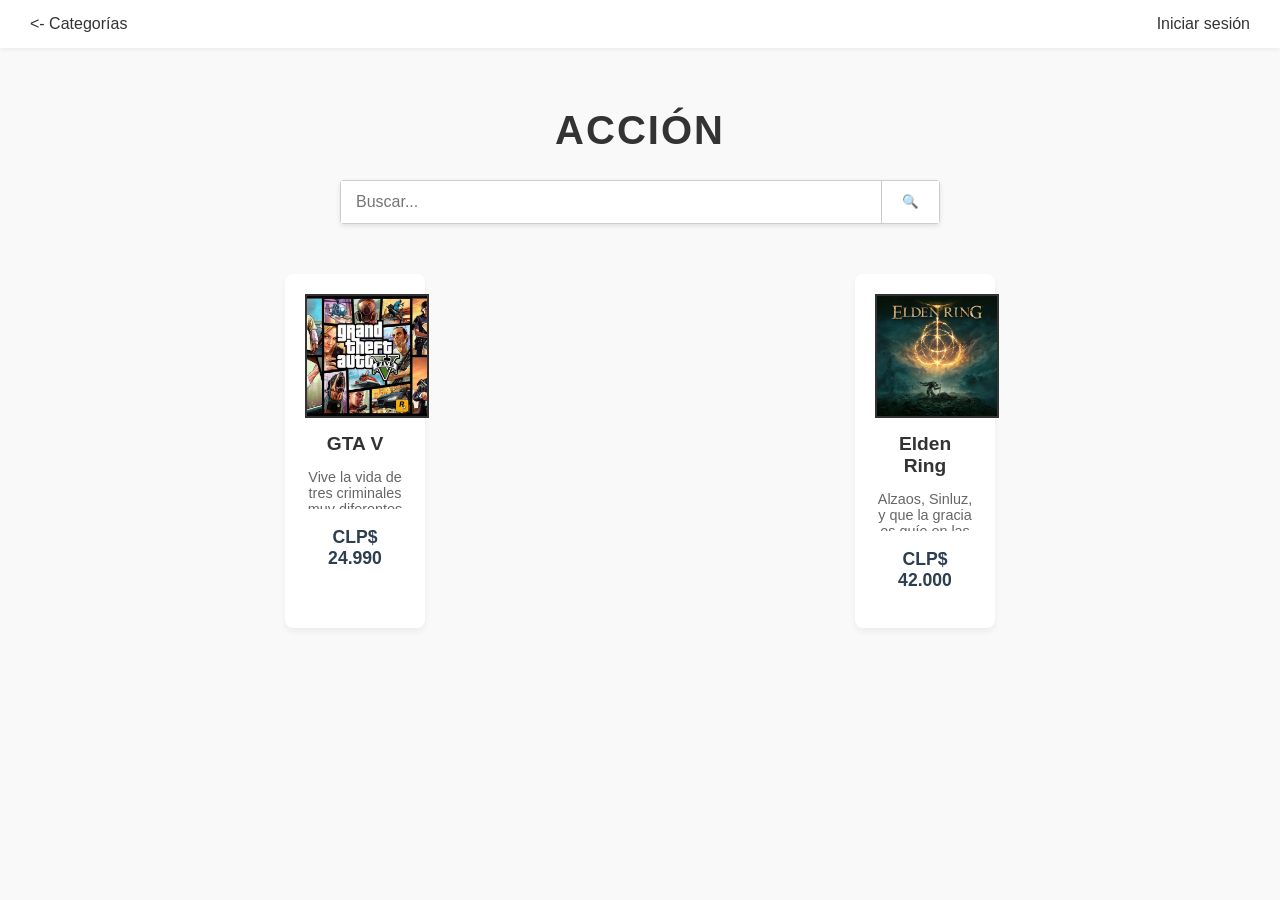
<file: categoria-accion.html>
<!DOCTYPE html>
<html lang="es">
<head>
    <meta charset="UTF-8">
    <meta name="viewport" content="width=device-width, initial-scale=1.0">
    <title>Acción - PixelZona</title>
    <link rel="stylesheet" href="style.css">
</head>
<body>
    <header class="navbar">
        <a href="index.html" class="btn-back">&lt;- Categorías</a>
        <a href="#" class="btn-login">Iniciar sesión</a>
    </header>
    <main class="container">
        <h1 class="main-title">ACCIÓN</h1>
        <div class="search-container">
            <input type="text" placeholder="Buscar..." class="search-input">
            <button class="search-btn">🔍</button>
        </div>
        <section class="games-grid">
            <article class="game-card">
                <div class="image-placeholder"><img src="img/gta5.jpg" alt="GTA V"></div>
                <h3>GTA V</h3>
                <p class="description">Vive la vida de tres criminales muy diferentes en Los Santos.</p>
                <p class="price">CLP$ 24.990</p>
            </article>
            <article class="game-card">
                <div class="image-placeholder"><img src="img/elden-ring.jpg" alt="Elden Ring"></div>
                <h3>Elden Ring</h3>
                <p class="description">Alzaos, Sinluz, y que la gracia os guíe en las Tierras Intermedias.</p>
                <p class="price">CLP$ 42.000</p>
            </article>
        </section>
    </main>
</body>
</html>
</file>
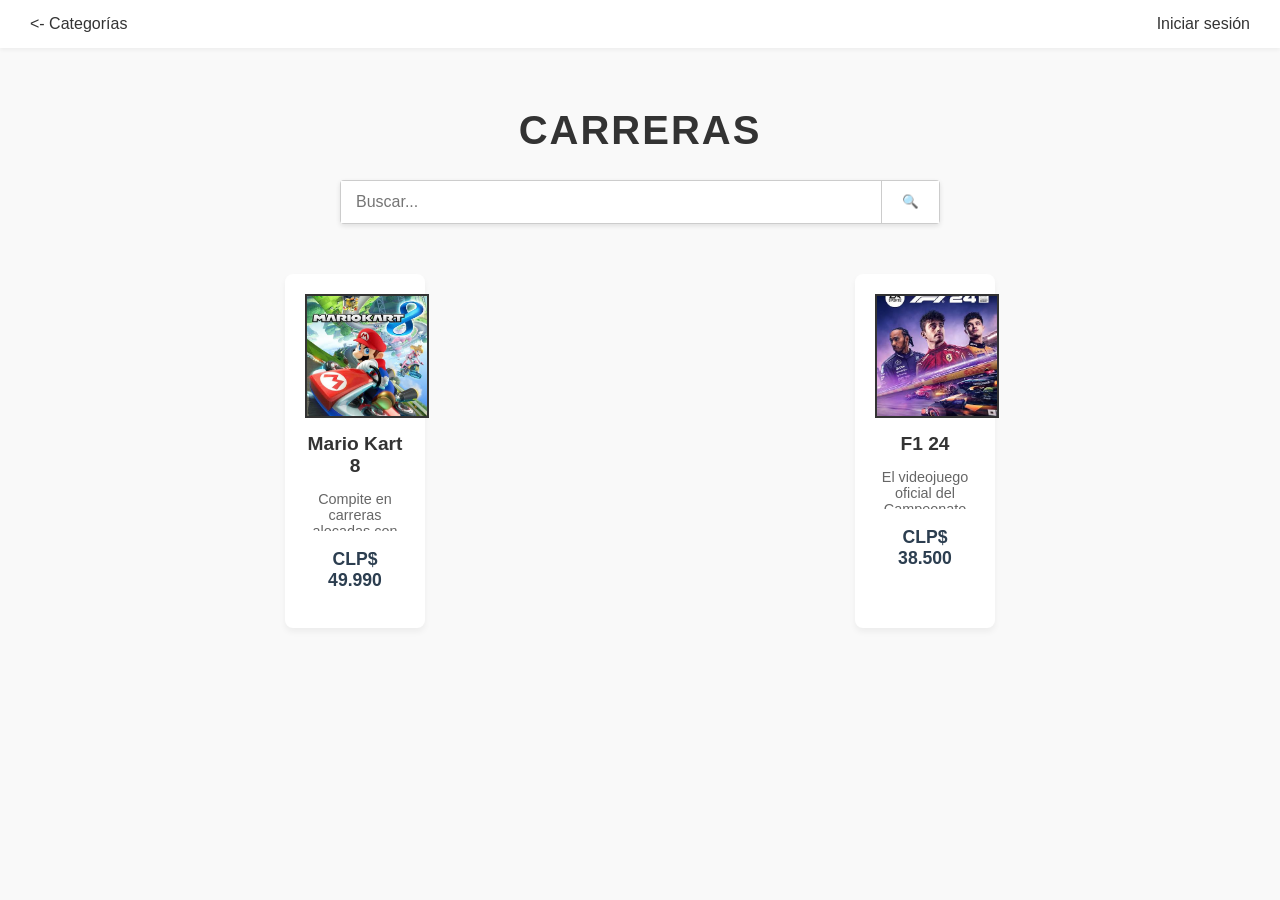
<file: categoria-carreras.html>
<!DOCTYPE html>
<html lang="es">
<head>
    <meta charset="UTF-8">
    <meta name="viewport" content="width=device-width, initial-scale=1.0">
    <title>Carreras - PixelZona</title>
    <link rel="stylesheet" href="style.css">
</head>
<body>
    <header class="navbar">
        <a href="index.html" class="btn-back">&lt;- Categorías</a>
        <a href="#" class="btn-login">Iniciar sesión</a>
    </header>
    <main class="container">
        <h1 class="main-title">CARRERAS</h1>
        <div class="search-container">
            <input type="text" placeholder="Buscar..." class="search-input">
            <button class="search-btn">🔍</button>
        </div>
        <section class="games-grid">
            <article class="game-card">
                <div class="image-placeholder"><img src="img/mario-kart.jpg" alt="Mario Kart 8"></div>
                <h3>Mario Kart 8</h3>
                <p class="description">Compite en carreras alocadas con los personajes de Nintendo.</p>
                <p class="price">CLP$ 49.990</p>
            </article>
            <article class="game-card">
                <div class="image-placeholder"><img src="img/f1.jpg" alt="F1 24"></div>
                <h3>F1 24</h3>
                <p class="description">El videojuego oficial del Campeonato Mundial de Fórmula 1.</p>
                <p class="price">CLP$ 38.500</p>
            </article>
        </section>
    </main>
</body>
</html>
</file>
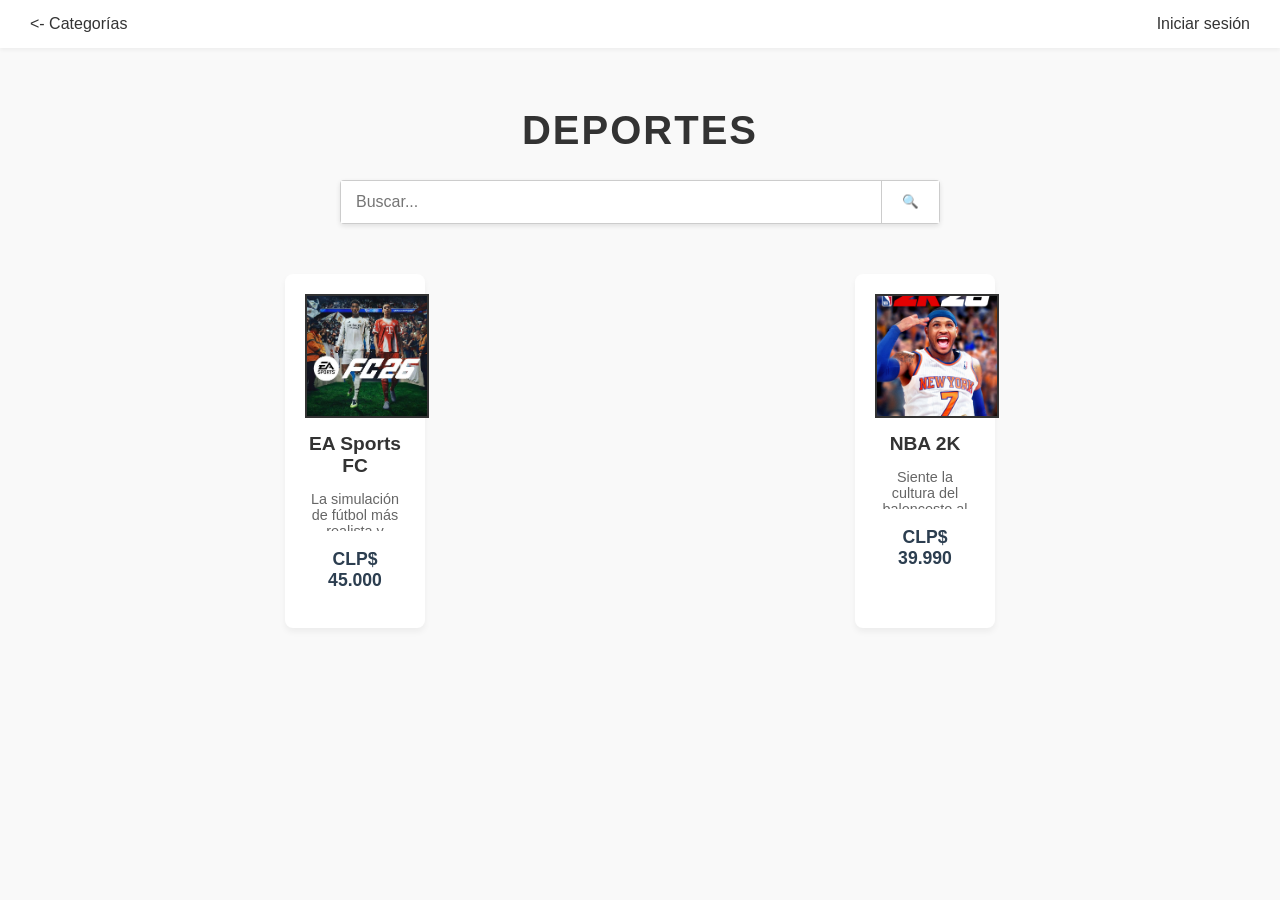
<file: categoria-deportes.html>
<!DOCTYPE html>
<html lang="es">
<head>
    <meta charset="UTF-8">
    <meta name="viewport" content="width=device-width, initial-scale=1.0">
    <title>Deportes - PixelZona</title>
    <link rel="stylesheet" href="style.css">
</head>
<body>
    <header class="navbar">
        <a href="index.html" class="btn-back">&lt;- Categorías</a>
        <a href="#" class="btn-login">Iniciar sesión</a>
    </header>
    <main class="container">
        <h1 class="main-title">DEPORTES</h1>
        <div class="search-container">
            <input type="text" placeholder="Buscar..." class="search-input">
            <button class="search-btn">🔍</button>
        </div>
        <section class="games-grid">
            <article class="game-card">
                <div class="image-placeholder"><img src="img/fifa.jpg" alt="EA Sports FC"></div>
                <h3>EA Sports FC</h3>
                <p class="description">La simulación de fútbol más realista y completa del mundo.</p>
                <p class="price">CLP$ 45.000</p>
            </article>
            <article class="game-card">
                <div class="image-placeholder"><img src="img/nba.jpg" alt="NBA 2K"></div>
                <h3>NBA 2K</h3>
                <p class="description">Siente la cultura del baloncesto al máximo nivel competitivo.</p>
                <p class="price">CLP$ 39.990</p>
            </article>
        </section>
    </main>
</body>
</html>
</file>
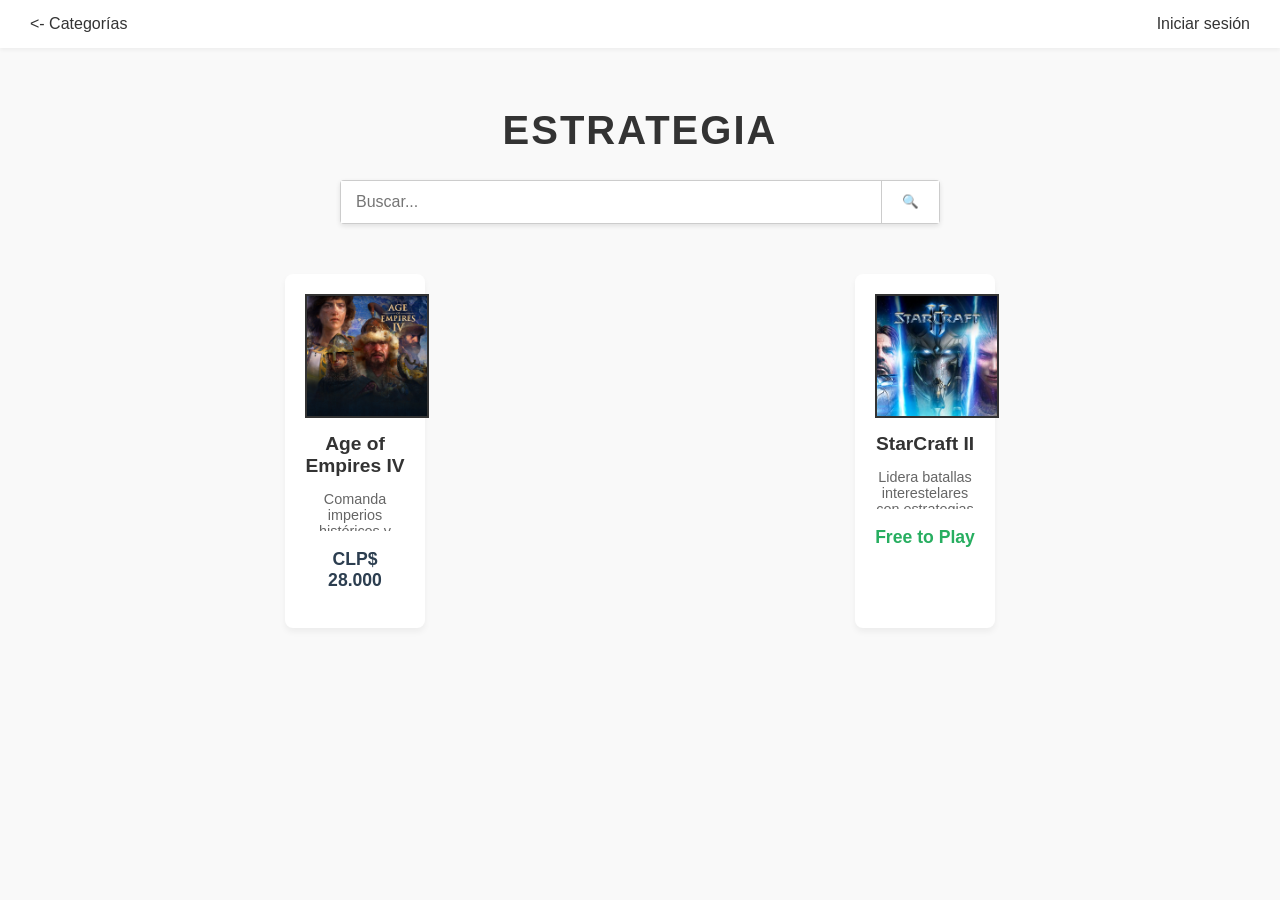
<file: categoria-estrategia.html>
<!DOCTYPE html>
<html lang="es">
<head>
    <meta charset="UTF-8">
    <meta name="viewport" content="width=device-width, initial-scale=1.0">
    <title>Estrategia - PixelZona</title>
    <link rel="stylesheet" href="style.css">
</head>
<body>
    <header class="navbar">
        <a href="index.html" class="btn-back">&lt;- Categorías</a>
        <a href="#" class="btn-login">Iniciar sesión</a>
    </header>
    <main class="container">
        <h1 class="main-title">ESTRATEGIA</h1>
        <div class="search-container">
            <input type="text" placeholder="Buscar..." class="search-input">
            <button class="search-btn">🔍</button>
        </div>
        <section class="games-grid">
            <article class="game-card">
                <div class="image-placeholder"><img src="img/age-of-empires.jpg" alt="Age of Empires IV"></div>
                <h3>Age of Empires IV</h3>
                <p class="description">Comanda imperios históricos y conquista campos de batalla.</p>
                <p class="price">CLP$ 28.000</p>
            </article>
            <article class="game-card">
                <div class="image-placeholder"><img src="img/starcraft.jpg" alt="StarCraft II"></div>
                <h3>StarCraft II</h3>
                <p class="description">Lidera batallas interestelares con estrategias en tiempo real.</p>
                <p class="price free">Free to Play</p>
            </article>
        </section>
    </main>
</body>
</html>
</file>
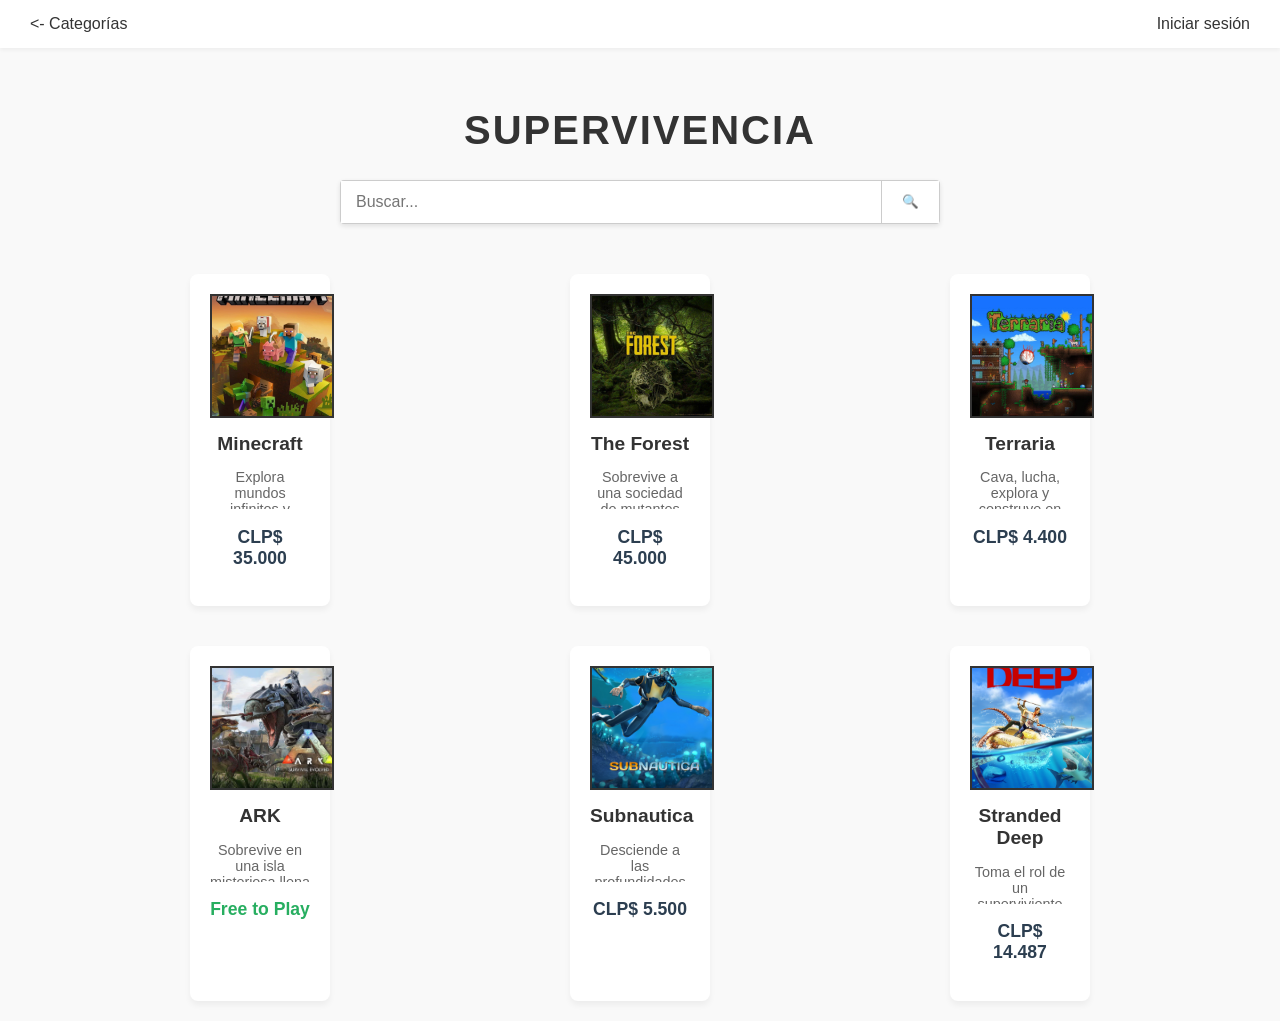
<file: categoria-supervivencia.html>
<!DOCTYPE html>
<html lang="es">
<head>
    <meta charset="UTF-8">
    <meta name="viewport" content="width=device-width, initial-scale=1.0">
    <title>Supervivencia - Catálogo de Videojuegos</title>
    <link rel="stylesheet" href="style.css">
</head>
<body>

    <!-- Barra superior de navegación -->
    <header class="navbar">
        <a href="index.html" class="btn-back">&lt;- Categorías</a>
        <a href="#" class="btn-login">Iniciar sesión</a>
    </header>

    <!-- Contenido principal -->
    <main class="container">
        <h1 class="main-title">SUPERVIVENCIA</h1>

        <!-- Barra de búsqueda -->
        <div class="search-container">
            <input type="text" placeholder="Buscar..." class="search-input">
            <button class="search-btn">🔍</button>
        </div>

        <!-- Grilla de videojuegos -->
        <section class="games-grid">
            
            <!-- Juego 1: Minecraft -->
            <article class="game-card">
                <div class="image-placeholder">
                    <!-- Aquí puedes poner una imagen real en el futuro -->
                    <img src="img/minecraft.jpg" alt="Minecraft" onerror="this.style.display='none'">
                </div>
                <h3>Minecraft</h3>
                <p class="description">Explora mundos infinitos y construye todo lo que imagines.</p>
                <p class="price">CLP$ 35.000</p>
            </article>

            <!-- Juego 2: The Forest -->
            <article class="game-card">
                <div class="image-placeholder">
                    <img src="img/the-forest.jpg" alt="The Forest" onerror="this.style.display='none'">
                </div>
                <h3>The Forest</h3>
                <p class="description">Sobrevive a una sociedad de mutantes caníbales en una isla.</p>
                <p class="price">CLP$ 45.000</p>
            </article>

            <!-- Juego 3: Terraria -->
            <article class="game-card">
                <div class="image-placeholder">
                    <img src="img/terraria.jpg" alt="Terraria" onerror="this.style.display='none'">
                </div>
                <h3>Terraria</h3>
                <p class="description">Cava, lucha, explora y construye en un mundo en 2D.</p>
                <p class="price">CLP$ 4.400</p>
            </article>

            <!-- Juego 4: ARK -->
            <article class="game-card">
                <div class="image-placeholder">
                    <img src="img/ark.jpg" alt="ARK" onerror="this.style.display='none'">
                </div>
                <h3>ARK</h3>
                <p class="description">Sobrevive en una isla misteriosa llena de dinosaurios.</p>
                <p class="price free">Free to Play</p>
            </article>

            <!-- Juego 5: Subnautica -->
            <article class="game-card">
                <div class="image-placeholder">
                    <img src="img/subnautica.jpg" alt="Subnautica" onerror="this.style.display='none'">
                </div>
                <h3>Subnautica</h3>
                <p class="description">Desciende a las profundidades de un mundo acuático alienígena.</p>
                <p class="price">CLP$ 5.500</p>
            </article>

            <!-- Juego 6: Stranded Deep -->
            <article class="game-card">
                <div class="image-placeholder">
                    <img src="img/stranded-deep.jpg" alt="Stranded Deep" onerror="this.style.display='none'">
                </div>
                <h3>Stranded Deep</h3>
                <p class="description">Toma el rol de un superviviente de un accidente de avión.</p>
                <p class="price">CLP$ 14.487</p>
            </article>

        </section>
    </main>

</body>
</html>
</file>
<file: style.css>
/* Estilos Generales */
body {
    font-family: 'Segoe UI', Tahoma, Geneva, Verdana, sans-serif;
    margin: 0;
    padding: 0;
    background-color: #f9f9f9;
    color: #333;
}

.container {
    max-width: 1100px;
    margin: 0 auto;
    padding: 20px;
}

/* Barra de Navegación */
.navbar {
    display: flex;
    justify-content: space-between;
    align-items: center;
    padding: 15px 30px;
    background-color: #ffffff;
    box-shadow: 0 2px 4px rgba(0,0,0,0.05);
}

.navbar a {
    text-decoration: none;
    color: #333;
    font-weight: 500;
}

.btn-back:hover, .btn-login:hover {
    color: #007bff;
}

/* Título Principal */
.main-title {
    text-align: center;
    font-size: 2.5rem;
    letter-spacing: 2px;
    margin-top: 40px;
    text-transform: uppercase;
}

/* Buscador */
.search-container {
    display: flex;
    max-width: 600px;
    margin: 20px auto 50px auto;
    box-shadow: 0 2px 5px rgba(0,0,0,0.1);
    border-radius: 4px;
    overflow: hidden;
}

.search-input {
    flex: 1;
    padding: 12px 15px;
    border: 1px solid #ccc;
    border-right: none;
    outline: none;
    font-size: 1rem;
}

.search-btn {
    padding: 0 20px;
    border: 1px solid #ccc;
    background-color: #fff;
    cursor: pointer;
}

/* Grilla de Videojuegos (3 columnas responsivas) */
.games-grid {
    display: grid;
    grid-template-columns: repeat(auto-fit, minmax(280px, 1fr));
    gap: 40px;
    justify-items: center;
}

/* Tarjeta de cada Juego */
.game-card {
    background: #ffffff;
    border-radius: 8px;
    padding: 20px;
    text-align: center;
    width: 100px; /* Tamaño del cuadro según mockup */
    max-width: 280px;
    box-shadow: 0 4px 6px rgba(0,0,0,0.05);
    transition: transform 0.2s;
}

.game-card:hover {
    transform: translateY(-5px);
}

/* Cuadro de la Imagen (Simula las "X" del mockup) */
.image-placeholder {
    width: 120px;
    height: 120px;
    margin: 0 auto 15px auto;
    border: 2px solid #333;
    background-color: #eaeaea;
    display: flex;
    align-items: center;
    justify-content: center;
    position: relative;
}

/* Efecto visual de la "X" si no hay imagen */
.image-placeholder::before, .image-placeholder::after {
    content: "";
    position: absolute;
    width: 100%;
    height: 1px;
    background-color: #333;
}
.image-placeholder::before { transform: rotate(45deg); }
.image-placeholder::after { transform: rotate(-45deg); }

.image-placeholder img {
    width: 100%;
    height: 100%;
    object-fit: cover;
    position: absolute;
    z-index: 2; /* Cubre la X si la imagen existe */
}

.game-card h3 {
    margin: 10px 0 5px 0;
    font-size: 1.2rem;
}

.description {
    font-size: 0.9rem;
    color: #666;
    margin-bottom: 15px;
    height: 40px; /* Mantiene alineadas las tarjetas */
    overflow: hidden;
}

.price {
    font-weight: bold;
    font-size: 1.1rem;
    color: #2c3e50;
}

.price.free {
    color: #27ae60;
}
</file>
